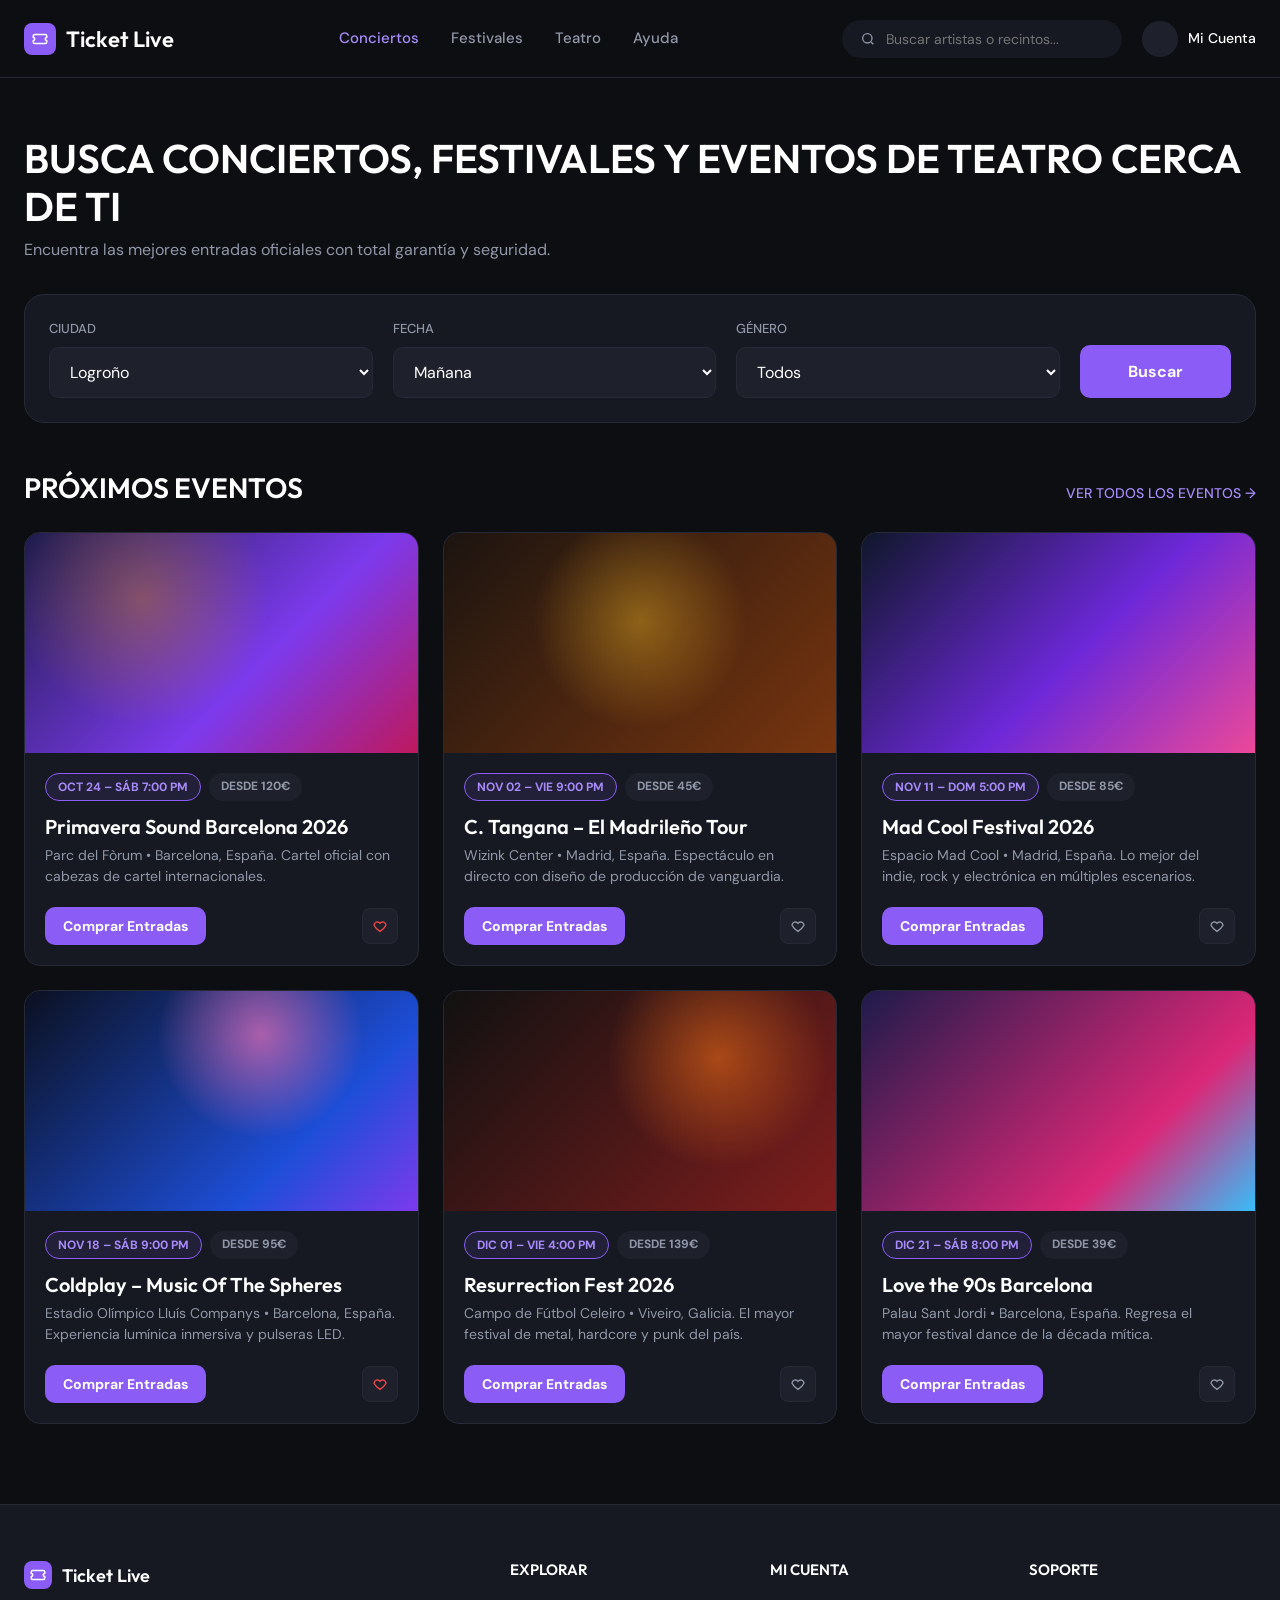
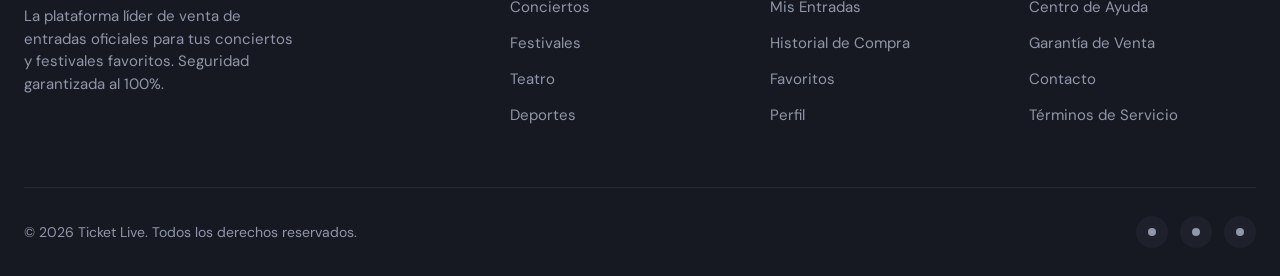
<file: index.html>
<!DOCTYPE html>
<html lang="es">
<head>
  <meta charset="UTF-8">
  <meta name="viewport" content="width=device-width, initial-scale=1">
  <title>Ticket Live – Entradas oficiales para conciertos y festivales</title>
  <link rel="stylesheet" href="css/base.css">
  <link rel="stylesheet" href="css/cabecera.css">
  <link rel="stylesheet" href="css/pie.css">
  <link rel="stylesheet" href="css/tarjetas.css">
  <link rel="stylesheet" href="css/paginas/inicio.css">
</head>
<body>
<header class="cabecera">
  <div class="contenedor cabecera__interior">
    <a href="index.html" class="logo"><span class="logo__icono"><svg viewBox="0 0 24 24" fill="none" stroke="#fff" stroke-width="2" stroke-linejoin="round"><path d="M3 8a2 2 0 0 1 2-2h14a2 2 0 0 1 2 2v2a2 2 0 0 0 0 4v2a2 2 0 0 1-2 2H5a2 2 0 0 1-2-2v-2a2 2 0 0 0 0-4z"/></svg></span>Ticket Live</a>
    <nav class="nav">
        <a href="index.html" class="activo">Conciertos</a>
        <a href="index.html">Festivales</a>
        <a href="index.html">Teatro</a>
        <a href="contacto.html">Ayuda</a>
    </nav>
    <div class="cabecera__acciones">
      <label class="buscador"><svg viewBox="0 0 24 24" fill="none" stroke="currentColor" stroke-width="2"><circle cx="11" cy="11" r="7"/><path d="m20 20-3.5-3.5"/></svg><input type="search" placeholder="Buscar artistas o recintos..."></label>
      <a href="registro.html" class="cuenta"><span class="cuenta__avatar"></span>Mi Cuenta</a>
      <div class="cabecera__iconos solo-movil"><svg viewBox="0 0 24 24" fill="none" stroke="currentColor" stroke-width="2"><circle cx="11" cy="11" r="7"/><path d="m20 20-3.5-3.5"/></svg><svg viewBox="0 0 24 24" fill="none" stroke="currentColor" stroke-width="2"><path d="M4 7h16M4 12h16M4 17h16"/></svg></div>
    </div>
  </div>
</header>
<main>
  <section class="hero solo-escritorio">
    <div class="contenedor">
      <h1>Busca conciertos, festivales y eventos de teatro cerca de ti</h1>
      <p>Encuentra las mejores entradas oficiales con total garantía y seguridad.</p>
    </div>
  </section>

  <section class="contenedor solo-escritorio">
    <form class="filtros">
      <div class="campo"><label for="ciudad">Ciudad</label><select id="ciudad"><option>Logroño</option><option>Madrid</option><option>Barcelona</option></select></div>
      <div class="campo"><label for="fecha">Fecha</label><select id="fecha"><option>Mañana</option><option>Este fin de semana</option><option>Próximos 30 días</option></select></div>
      <div class="campo"><label for="genero">Género</label><select id="genero"><option>Todos</option><option>Pop</option><option>Rock</option><option>Electrónica</option></select></div>
      <button type="button" class="boton">Buscar</button>
    </form>
  </section>

  <section class="contenedor filtros-movil solo-movil">
    <div class="campo"><label for="ciudad-movil">Seleccionar ciudad y región</label><select id="ciudad-movil"><option>Logroño (La Rioja)</option><option>Madrid</option></select></div>
    <div class="chips"><span class="chip chip--activo">Este Finde</span><span class="chip">Próximos 30 Días</span><span class="chip">Festivales</span><span class="chip">VIP</span></div>
  </section>

  <section class="contenedor seccion-eventos">
    <div class="seccion-eventos__cabecera">
      <h2><span class="solo-escritorio">Próximos eventos</span><span class="solo-movil">Eventos recomendados</span></h2>
      <a href="#" class="enlace-ver-todos"><span class="solo-escritorio">Ver todos los eventos →</span><span class="solo-movil">Ver más →</span></a>
    </div>
    <div class="rejilla-eventos solo-escritorio">
        <article class="tarjeta-evento">
          <div class="tarjeta-evento__imagen img-1"></div>
          <div class="tarjeta-evento__cuerpo">
            <div class="tarjeta-evento__etiquetas"><span class="etiqueta etiqueta--primaria">Oct 24 – Sáb 7:00 PM</span><span class="etiqueta">Desde 120€</span></div>
            <h3>Primavera Sound Barcelona 2026</h3>
            <p>Parc del Fòrum • Barcelona, España. Cartel oficial con cabezas de cartel internacionales.</p>
            <div class="tarjeta-evento__pie">
              <a href="evento.html" class="boton">Comprar Entradas</a>
              <button class="favorito favorito--activo" aria-label="Favorito"><svg viewBox="0 0 24 24" fill="none" stroke="currentColor" stroke-width="2"><path d="M12 20s-7-4.5-9-9a5 5 0 0 1 9-3 5 5 0 0 1 9 3c-2 4.500-9 9-9 9z"/></svg></button>
            </div>
          </div>
        </article>
        <article class="tarjeta-evento">
          <div class="tarjeta-evento__imagen img-2"></div>
          <div class="tarjeta-evento__cuerpo">
            <div class="tarjeta-evento__etiquetas"><span class="etiqueta etiqueta--primaria">Nov 02 – Vie 9:00 PM</span><span class="etiqueta">Desde 45€</span></div>
            <h3>C. Tangana – El Madrileño Tour</h3>
            <p>Wizink Center • Madrid, España. Espectáculo en directo con diseño de producción de vanguardia.</p>
            <div class="tarjeta-evento__pie">
              <a href="evento.html" class="boton">Comprar Entradas</a>
              <button class="favorito" aria-label="Favorito"><svg viewBox="0 0 24 24" fill="none" stroke="currentColor" stroke-width="2"><path d="M12 20s-7-4.5-9-9a5 5 0 0 1 9-3 5 5 0 0 1 9 3c-2 4.500-9 9-9 9z"/></svg></button>
            </div>
          </div>
        </article>
        <article class="tarjeta-evento">
          <div class="tarjeta-evento__imagen img-3"></div>
          <div class="tarjeta-evento__cuerpo">
            <div class="tarjeta-evento__etiquetas"><span class="etiqueta etiqueta--primaria">Nov 11 – Dom 5:00 PM</span><span class="etiqueta">Desde 85€</span></div>
            <h3>Mad Cool Festival 2026</h3>
            <p>Espacio Mad Cool • Madrid, España. Lo mejor del indie, rock y electrónica en múltiples escenarios.</p>
            <div class="tarjeta-evento__pie">
              <a href="evento.html" class="boton">Comprar Entradas</a>
              <button class="favorito" aria-label="Favorito"><svg viewBox="0 0 24 24" fill="none" stroke="currentColor" stroke-width="2"><path d="M12 20s-7-4.5-9-9a5 5 0 0 1 9-3 5 5 0 0 1 9 3c-2 4.500-9 9-9 9z"/></svg></button>
            </div>
          </div>
        </article>
        <article class="tarjeta-evento">
          <div class="tarjeta-evento__imagen img-4"></div>
          <div class="tarjeta-evento__cuerpo">
            <div class="tarjeta-evento__etiquetas"><span class="etiqueta etiqueta--primaria">Nov 18 – Sáb 9:00 PM</span><span class="etiqueta">Desde 95€</span></div>
            <h3>Coldplay – Music Of The Spheres</h3>
            <p>Estadio Olímpico Lluís Companys • Barcelona, España. Experiencia lumínica inmersiva y pulseras LED.</p>
            <div class="tarjeta-evento__pie">
              <a href="evento.html" class="boton">Comprar Entradas</a>
              <button class="favorito favorito--activo" aria-label="Favorito"><svg viewBox="0 0 24 24" fill="none" stroke="currentColor" stroke-width="2"><path d="M12 20s-7-4.5-9-9a5 5 0 0 1 9-3 5 5 0 0 1 9 3c-2 4.500-9 9-9 9z"/></svg></button>
            </div>
          </div>
        </article>
        <article class="tarjeta-evento">
          <div class="tarjeta-evento__imagen img-5"></div>
          <div class="tarjeta-evento__cuerpo">
            <div class="tarjeta-evento__etiquetas"><span class="etiqueta etiqueta--primaria">Dic 01 – Vie 4:00 PM</span><span class="etiqueta">Desde 139€</span></div>
            <h3>Resurrection Fest 2026</h3>
            <p>Campo de Fútbol Celeiro • Viveiro, Galicia. El mayor festival de metal, hardcore y punk del país.</p>
            <div class="tarjeta-evento__pie">
              <a href="evento.html" class="boton">Comprar Entradas</a>
              <button class="favorito" aria-label="Favorito"><svg viewBox="0 0 24 24" fill="none" stroke="currentColor" stroke-width="2"><path d="M12 20s-7-4.5-9-9a5 5 0 0 1 9-3 5 5 0 0 1 9 3c-2 4.500-9 9-9 9z"/></svg></button>
            </div>
          </div>
        </article>
        <article class="tarjeta-evento">
          <div class="tarjeta-evento__imagen img-6"></div>
          <div class="tarjeta-evento__cuerpo">
            <div class="tarjeta-evento__etiquetas"><span class="etiqueta etiqueta--primaria">Dic 21 – Sáb 8:00 PM</span><span class="etiqueta">Desde 39€</span></div>
            <h3>Love the 90s Barcelona</h3>
            <p>Palau Sant Jordi • Barcelona, España. Regresa el mayor festival dance de la década mítica.</p>
            <div class="tarjeta-evento__pie">
              <a href="evento.html" class="boton">Comprar Entradas</a>
              <button class="favorito" aria-label="Favorito"><svg viewBox="0 0 24 24" fill="none" stroke="currentColor" stroke-width="2"><path d="M12 20s-7-4.5-9-9a5 5 0 0 1 9-3 5 5 0 0 1 9 3c-2 4.500-9 9-9 9z"/></svg></button>
            </div>
          </div>
        </article>
    </div>
    <div class="rejilla-eventos solo-movil">
        <article class="tarjeta-evento">
          <div class="tarjeta-evento__imagen img-3"></div>
          <div class="tarjeta-evento__cuerpo">
            <h3>Aurora Pulse: Synthesis Tour</h3>
            <p>Estadio Wanda • Madrid</p>
            <div class="tarjeta-evento__pie">
              <div><div class="tarjeta-evento__fecha">Oct 24 • Sáb 7:30 PM</div><div class="tarjeta-evento__precio">Entradas desde 120€</div></div>
              <a href="evento.html" class="boton">Entradas</a>
            </div>
          </div>
        </article>
        <article class="tarjeta-evento">
          <div class="tarjeta-evento__imagen img-6"></div>
          <div class="tarjeta-evento__cuerpo">
            <h3>Cosmic Sound Festival</h3>
            <p>Espacio Mad Cool • Madrid</p>
            <div class="tarjeta-evento__pie">
              <div><div class="tarjeta-evento__fecha">Nov 02 • Vie 6:00 PM</div><div class="tarjeta-evento__precio">Entradas desde 249€</div></div>
              <a href="evento.html" class="boton">Entradas</a>
            </div>
          </div>
        </article>
        <article class="tarjeta-evento">
          <div class="tarjeta-evento__imagen img-5"></div>
          <div class="tarjeta-evento__cuerpo">
            <h3>The Midnight Echoes // Live</h3>
            <p>Sala Apolo • Barcelona</p>
            <div class="tarjeta-evento__pie">
              <div><div class="tarjeta-evento__fecha">Nov 11 • Dom 8:00 PM</div><div class="tarjeta-evento__precio">Entradas desde 95€</div></div>
              <a href="evento.html" class="boton">Entradas</a>
            </div>
          </div>
        </article>
    </div>
  </section>
</main>
<footer class="pie">
  <div class="contenedor">
    <div class="pie__rejilla">
      <div>
        <a href="index.html" class="logo"><span class="logo__icono"><svg viewBox="0 0 24 24" fill="none" stroke="#fff" stroke-width="2" stroke-linejoin="round"><path d="M3 8a2 2 0 0 1 2-2h14a2 2 0 0 1 2 2v2a2 2 0 0 0 0 4v2a2 2 0 0 1-2 2H5a2 2 0 0 1-2-2v-2a2 2 0 0 0 0-4z"/></svg></span>Ticket Live</a>
        <p class="pie__descripcion">La plataforma líder de venta de entradas oficiales para tus conciertos y festivales favoritos. Seguridad garantizada al 100%.</p>
      </div>
      <div><h3>Explorar</h3><ul><li><a href="index.html">Conciertos</a></li><li><a href="index.html">Festivales</a></li><li><a href="index.html">Teatro</a></li><li><a href="index.html">Deportes</a></li></ul></div>
      <div><h3>Mi cuenta</h3><ul><li><a href="#">Mis Entradas</a></li><li><a href="#">Historial de Compra</a></li><li><a href="#">Favoritos</a></li><li><a href="#">Perfil</a></li></ul></div>
      <div><h3>Soporte</h3><ul><li><a href="contacto.html">Centro de Ayuda</a></li><li><a href="#">Garantía de Venta</a></li><li><a href="contacto.html">Contacto</a></li><li><a href="#">Términos de Servicio</a></li></ul></div>
    </div>
    <div class="pie__enlaces solo-movil"><a href="#">Términos</a><a href="#">Privacidad</a><a href="contacto.html">Contacto</a><a href="#">Ayuda</a></div>
    <div class="pie__inferior">
      <span>© 2026 Ticket Live. Todos los derechos reservados.</span>
      <div class="pie__redes"><a href="#" aria-label="Instagram"><svg viewBox="0 0 24 24" fill="currentColor"><circle cx="12" cy="12" r="6"/></svg></a><a href="#" aria-label="Twitter"><svg viewBox="0 0 24 24" fill="currentColor"><circle cx="12" cy="12" r="6"/></svg></a><a href="#" aria-label="Facebook"><svg viewBox="0 0 24 24" fill="currentColor"><circle cx="12" cy="12" r="6"/></svg></a></div>
    </div>
  </div>
</footer>
</body>
</html>
</file>
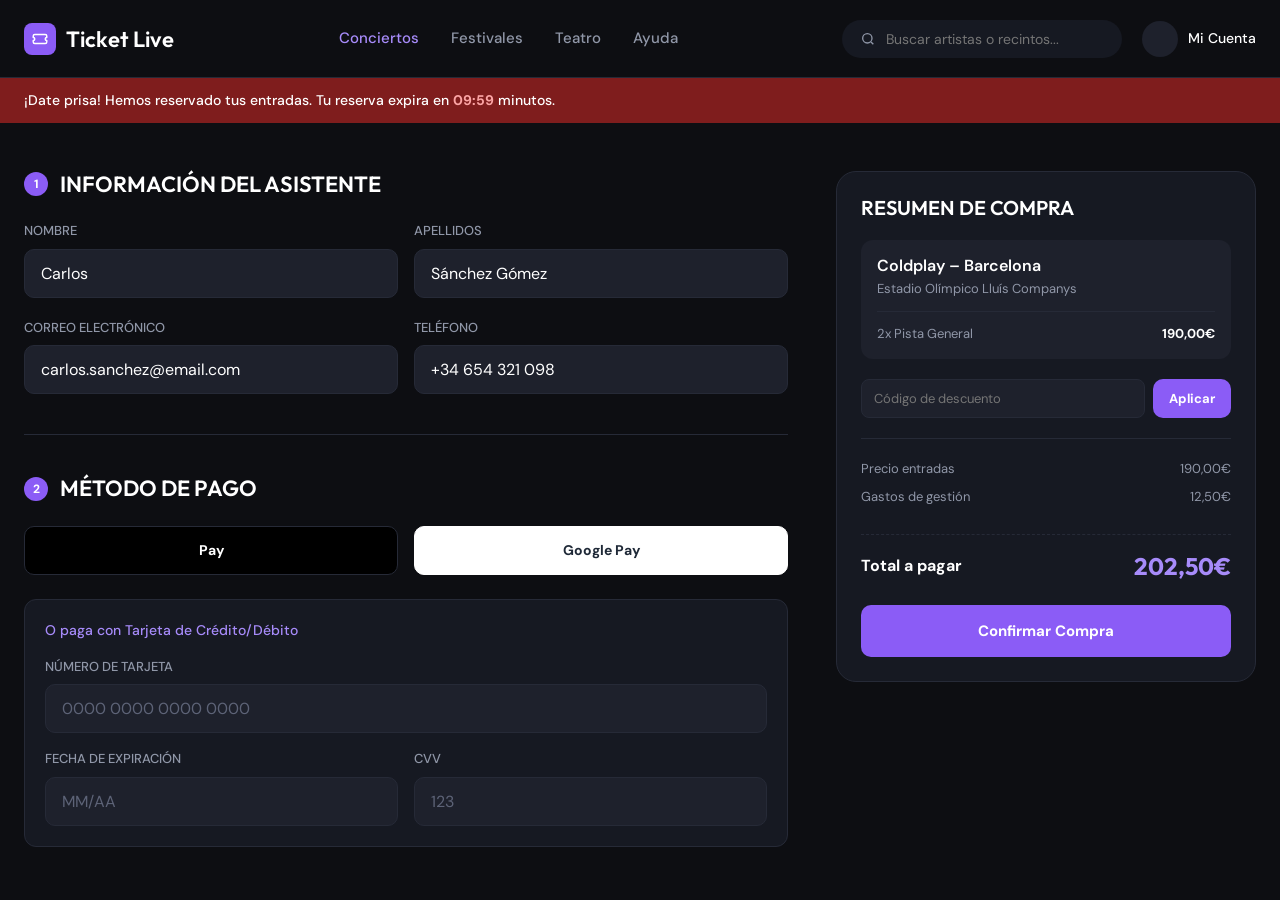
<file: compra.html>
<!DOCTYPE html>
<html lang="es">
<head>
  <meta charset="UTF-8">
  <meta name="viewport" content="width=device-width, initial-scale=1">
  <title>Finalizar compra | Ticket Live</title>
  <link rel="stylesheet" href="css/base.css">
  <link rel="stylesheet" href="css/cabecera.css">
  <link rel="stylesheet" href="css/paginas/compra.css">
</head>
<body>
<header class="cabecera">
  <div class="contenedor cabecera__interior">
    <a href="index.html" class="logo"><span class="logo__icono"><svg viewBox="0 0 24 24" fill="none" stroke="#fff" stroke-width="2" stroke-linejoin="round"><path d="M3 8a2 2 0 0 1 2-2h14a2 2 0 0 1 2 2v2a2 2 0 0 0 0 4v2a2 2 0 0 1-2 2H5a2 2 0 0 1-2-2v-2a2 2 0 0 0 0-4z"/></svg></span>Ticket Live</a>
    <nav class="nav">
        <a href="index.html" class="activo">Conciertos</a>
        <a href="index.html">Festivales</a>
        <a href="index.html">Teatro</a>
        <a href="contacto.html">Ayuda</a>
    </nav>
    <div class="cabecera__acciones">
      <label class="buscador"><svg viewBox="0 0 24 24" fill="none" stroke="currentColor" stroke-width="2"><circle cx="11" cy="11" r="7"/><path d="m20 20-3.5-3.5"/></svg><input type="search" placeholder="Buscar artistas o recintos..."></label>
      <a href="registro.html" class="cuenta"><span class="cuenta__avatar"></span>Mi Cuenta</a>
      <div class="cabecera__iconos solo-movil"><svg viewBox="0 0 24 24" fill="none" stroke="currentColor" stroke-width="2"><circle cx="11" cy="11" r="7"/><path d="m20 20-3.5-3.5"/></svg><svg viewBox="0 0 24 24" fill="none" stroke="currentColor" stroke-width="2"><path d="M4 7h16M4 12h16M4 17h16"/></svg></div>
    </div>
  </div>
</header>
<div class="aviso-reserva"><div class="contenedor"><span class="solo-escritorio">¡Date prisa! Hemos reservado tus entradas. Tu reserva expira en <strong>09:59</strong> minutos.</span><span class="solo-movil">Tiempo restante de reserva: 09:59</span></div></div>
<main class="contenedor compra-layout">
  <form>
    <section class="paso">
      <h2><span class="paso__numero">1</span><span class="solo-escritorio">Información del asistente</span><span class="solo-movil">1. Asistente</span></h2>
      <div class="formulario-2col">
        <div class="campo"><label>Nombre</label><input type="text" value="Carlos" placeholder=""></div>
        <div class="campo"><label>Apellidos</label><input type="text" value="Sánchez Gómez" placeholder=""></div>
        <div class="campo"><label>Correo electrónico</label><input type="text" value="carlos.sanchez@email.com" placeholder=""></div>
        <div class="campo campo--telefono"><label>Teléfono</label><input type="text" value="+34 654 321 098" placeholder=" "></div>
      </div>
    </section>
    <section class="paso">
      <h2><span class="paso__numero">2</span><span class="solo-escritorio">Método de pago</span><span class="solo-movil">2. Pago</span></h2>
      <div class="pagos-rapidos"><div class="pago-rapido pago-rapido--apple">Pay</div><div class="pago-rapido pago-rapido--google">Google Pay</div></div>
      <div class="tarjeta-pago">
        <p>O paga con Tarjeta de Crédito/Débito</p>
        <div class="campo"><label>Número de tarjeta</label><input type="text" placeholder="0000 0000 0000 0000"></div>
        <div class="formulario-2col"><div class="campo"><label>Fecha de expiración</label><input type="text" placeholder="MM/AA"></div><div class="campo"><label>CVV</label><input type="text" placeholder="123"></div></div>
      </div>
    </section>
  </form>

  <aside class="resumen">
    <h2>Resumen de compra</h2>
    <div class="resumen__evento">
      <h3>Coldplay – Barcelona</h3>
      <p>Estadio Olímpico Lluís Companys</p>
      <div class="resumen__linea"><span>2x Pista General</span><strong>190,00€</strong></div>
    </div>
    <div class="descuento"><input type="text" placeholder="Código de descuento"><button type="button" class="boton">Aplicar</button></div>
    <div class="resumen__desglose">
      <div class="resumen__linea"><span>Precio entradas</span><span>190,00€</span></div>
      <div class="resumen__linea"><span>Gastos de gestión</span><span>12,50€</span></div>
    </div>
    <div class="resumen__total"><span>Total a pagar</span><strong>202,50€</strong></div>
    <a href="index.html" class="boton boton--bloque">Confirmar Compra</a>
  </aside>
</main>
<div class="barra-pago">
  <div><small>Total definitivo</small><strong>202,50€</strong></div>
  <a href="index.html" class="boton">Pagar Ahora</a>
</div>
</body>
</html>
</file>
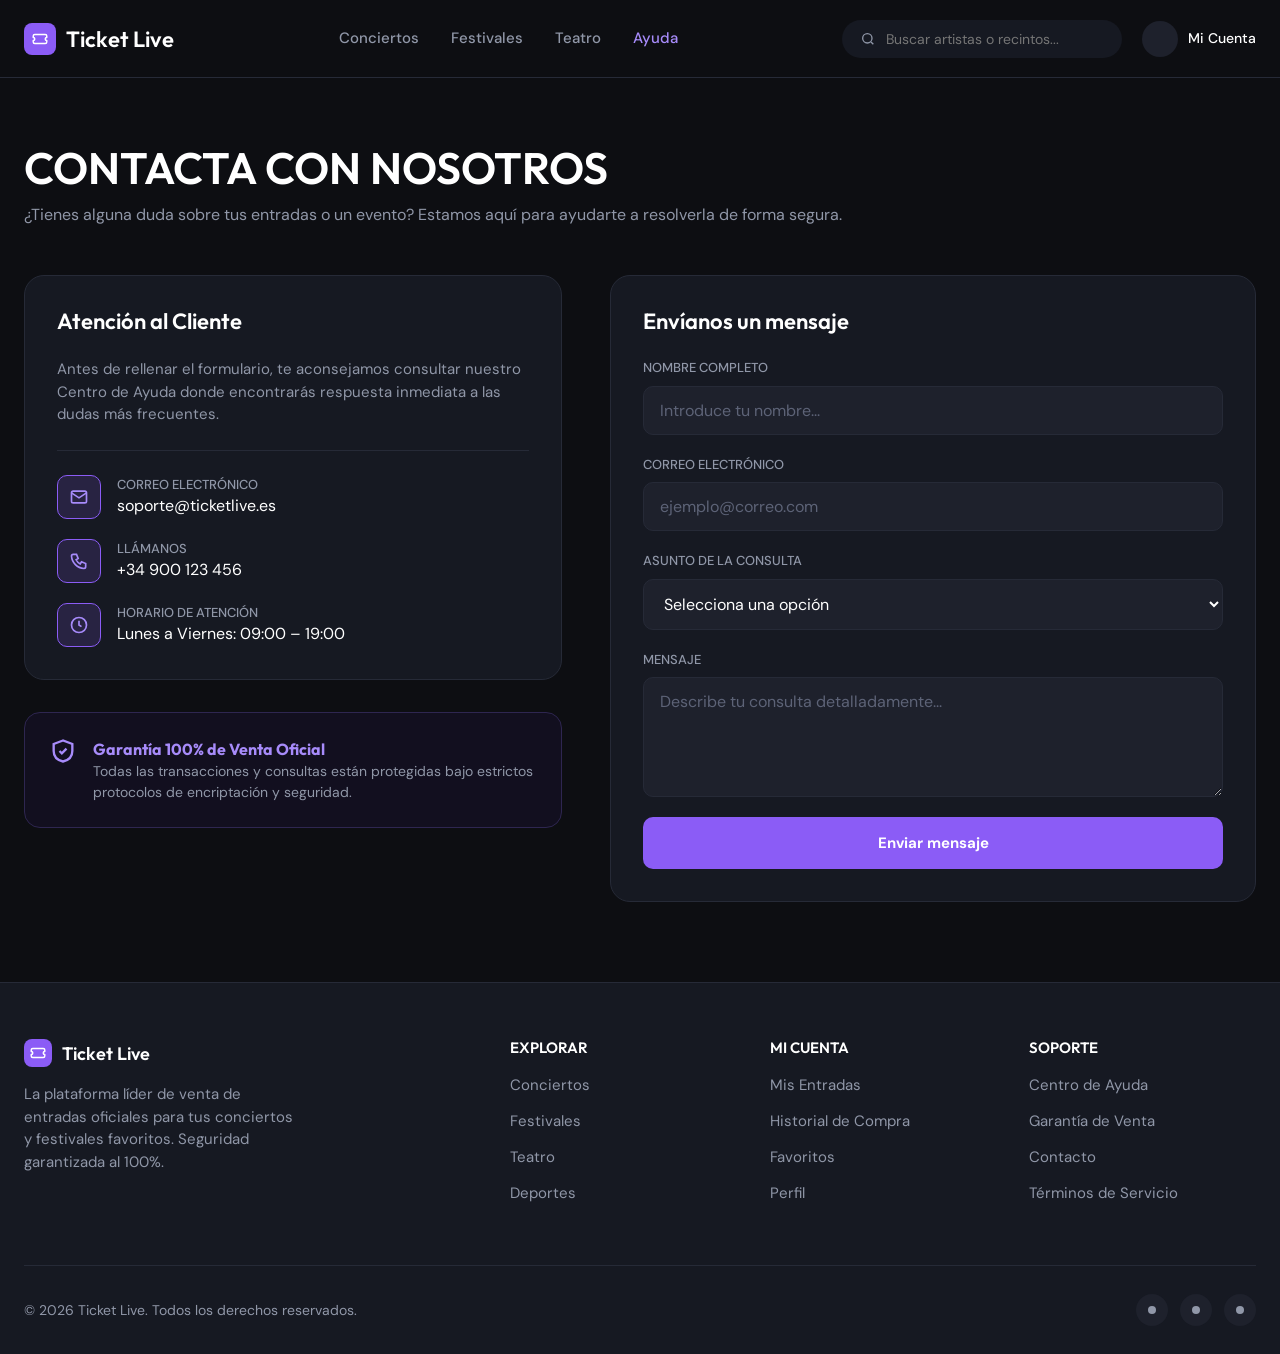
<file: contacto.html>
<!DOCTYPE html>
<html lang="es">
<head>
  <meta charset="UTF-8">
  <meta name="viewport" content="width=device-width, initial-scale=1">
  <title>Contacto | Ticket Live</title>
  <link rel="stylesheet" href="css/base.css">
  <link rel="stylesheet" href="css/cabecera.css">
  <link rel="stylesheet" href="css/pie.css">
  <link rel="stylesheet" href="css/paginas/contacto.css">
</head>
<body>
<header class="cabecera">
  <div class="contenedor cabecera__interior">
    <a href="index.html" class="logo"><span class="logo__icono"><svg viewBox="0 0 24 24" fill="none" stroke="#fff" stroke-width="2" stroke-linejoin="round"><path d="M3 8a2 2 0 0 1 2-2h14a2 2 0 0 1 2 2v2a2 2 0 0 0 0 4v2a2 2 0 0 1-2 2H5a2 2 0 0 1-2-2v-2a2 2 0 0 0 0-4z"/></svg></span>Ticket Live</a>
    <nav class="nav">
        <a href="index.html">Conciertos</a>
        <a href="index.html">Festivales</a>
        <a href="index.html">Teatro</a>
        <a href="contacto.html" class="activo">Ayuda</a>
    </nav>
    <div class="cabecera__acciones">
      <label class="buscador"><svg viewBox="0 0 24 24" fill="none" stroke="currentColor" stroke-width="2"><circle cx="11" cy="11" r="7"/><path d="m20 20-3.5-3.5"/></svg><input type="search" placeholder="Buscar artistas o recintos..."></label>
      <a href="registro.html" class="cuenta"><span class="cuenta__avatar"></span>Mi Cuenta</a>
      <div class="cabecera__iconos solo-movil"><svg viewBox="0 0 24 24" fill="none" stroke="currentColor" stroke-width="2"><circle cx="11" cy="11" r="7"/><path d="m20 20-3.5-3.5"/></svg><svg viewBox="0 0 24 24" fill="none" stroke="currentColor" stroke-width="2"><path d="M4 7h16M4 12h16M4 17h16"/></svg></div>
    </div>
  </div>
</header>
<main class="contacto">
  <div class="contenedor">
    <h1>Contacta con nosotros</h1>
    <p>¿Tienes alguna duda sobre tus entradas o un evento? Estamos aquí para ayudarte a resolverla de forma segura.</p>
    <div class="contacto__rejilla">
      <div>
        <section class="tarjeta">
          <h2><span class="solo-escritorio">Atención al Cliente</span><span class="solo-movil">Canales de Soporte</span></h2>
          <p class="tarjeta__intro">Antes de rellenar el formulario, te aconsejamos consultar nuestro Centro de Ayuda donde encontrarás respuesta inmediata a las dudas más frecuentes.</p>
          <div class="dato"><span class="dato__icono"><svg viewBox="0 0 24 24" fill="none" stroke="currentColor" stroke-width="2"><rect x="3" y="5" width="18" height="14" rx="2"/><path d="m3 7 9 6 9-6"/></svg></span><div><small>Correo electrónico</small>soporte@ticketlive.es</div></div>
          <div class="dato"><span class="dato__icono"><svg viewBox="0 0 24 24" fill="none" stroke="currentColor" stroke-width="2"><path d="M5 4h4l2 5-2.500 1.500a11 11 0 0 0 5 5L15 13l5 2v4a2 2 0 0 1-2 2A16 16 0 0 1 3 6a2 2 0 0 1 2-2z"/></svg></span><div><small>Llámanos</small>+34 900 123 456</div></div>
          <div class="dato dato--horario"><span class="dato__icono"><svg viewBox="0 0 24 24" fill="none" stroke="currentColor" stroke-width="2"><circle cx="12" cy="12" r="9"/><path d="M12 7v5l3 2"/></svg></span><div><small>Horario de atención</small>Lunes a Viernes: 09:00 – 19:00</div></div>
        </section>
        <div class="garantia"><svg viewBox="0 0 24 24" fill="none" stroke="currentColor" stroke-width="2"><path d="M12 3 4 6v6c0 5 3.500 8 8 9 4.500-1 8-4 8-9V6z"/><path d="m9 12 2 2 4-4"/></svg><div><strong>Garantía 100% de Venta Oficial</strong><p>Todas las transacciones y consultas están protegidas bajo estrictos protocolos de encriptación y seguridad.</p></div></div>
      </div>
      <section class="tarjeta">
        <h2>Envíanos un mensaje</h2>
        <form class="formulario">
          <div class="campo"><label>Nombre completo</label><input type="text" placeholder="Introduce tu nombre..."></div>
          <div class="campo"><label>Correo electrónico</label><input type="email" placeholder="ejemplo@correo.com"></div>
          <div class="campo"><label>Asunto de la consulta</label><select><option>Selecciona una opción</option><option>Problema con mi compra</option><option>Devolución de entradas</option><option>Otro</option></select></div>
          <div class="campo"><label>Mensaje</label><textarea placeholder="Describe tu consulta detalladamente..."></textarea></div>
          <button type="button" class="boton boton--bloque">Enviar mensaje</button>
        </form>
      </section>
    </div>
  </div>
</main>
<footer class="pie">
  <div class="contenedor">
    <div class="pie__rejilla">
      <div>
        <a href="index.html" class="logo"><span class="logo__icono"><svg viewBox="0 0 24 24" fill="none" stroke="#fff" stroke-width="2" stroke-linejoin="round"><path d="M3 8a2 2 0 0 1 2-2h14a2 2 0 0 1 2 2v2a2 2 0 0 0 0 4v2a2 2 0 0 1-2 2H5a2 2 0 0 1-2-2v-2a2 2 0 0 0 0-4z"/></svg></span>Ticket Live</a>
        <p class="pie__descripcion">La plataforma líder de venta de entradas oficiales para tus conciertos y festivales favoritos. Seguridad garantizada al 100%.</p>
      </div>
      <div><h3>Explorar</h3><ul><li><a href="index.html">Conciertos</a></li><li><a href="index.html">Festivales</a></li><li><a href="index.html">Teatro</a></li><li><a href="index.html">Deportes</a></li></ul></div>
      <div><h3>Mi cuenta</h3><ul><li><a href="#">Mis Entradas</a></li><li><a href="#">Historial de Compra</a></li><li><a href="#">Favoritos</a></li><li><a href="#">Perfil</a></li></ul></div>
      <div><h3>Soporte</h3><ul><li><a href="contacto.html">Centro de Ayuda</a></li><li><a href="#">Garantía de Venta</a></li><li><a href="contacto.html">Contacto</a></li><li><a href="#">Términos de Servicio</a></li></ul></div>
    </div>
    <div class="pie__enlaces solo-movil"><a href="#">Términos</a><a href="#">Privacidad</a><a href="contacto.html">Contacto</a><a href="#">Ayuda</a></div>
    <div class="pie__inferior">
      <span>© 2026 Ticket Live. Todos los derechos reservados.</span>
      <div class="pie__redes"><a href="#" aria-label="Instagram"><svg viewBox="0 0 24 24" fill="currentColor"><circle cx="12" cy="12" r="6"/></svg></a><a href="#" aria-label="Twitter"><svg viewBox="0 0 24 24" fill="currentColor"><circle cx="12" cy="12" r="6"/></svg></a><a href="#" aria-label="Facebook"><svg viewBox="0 0 24 24" fill="currentColor"><circle cx="12" cy="12" r="6"/></svg></a></div>
    </div>
  </div>
</footer>
</body>
</html>
</file>
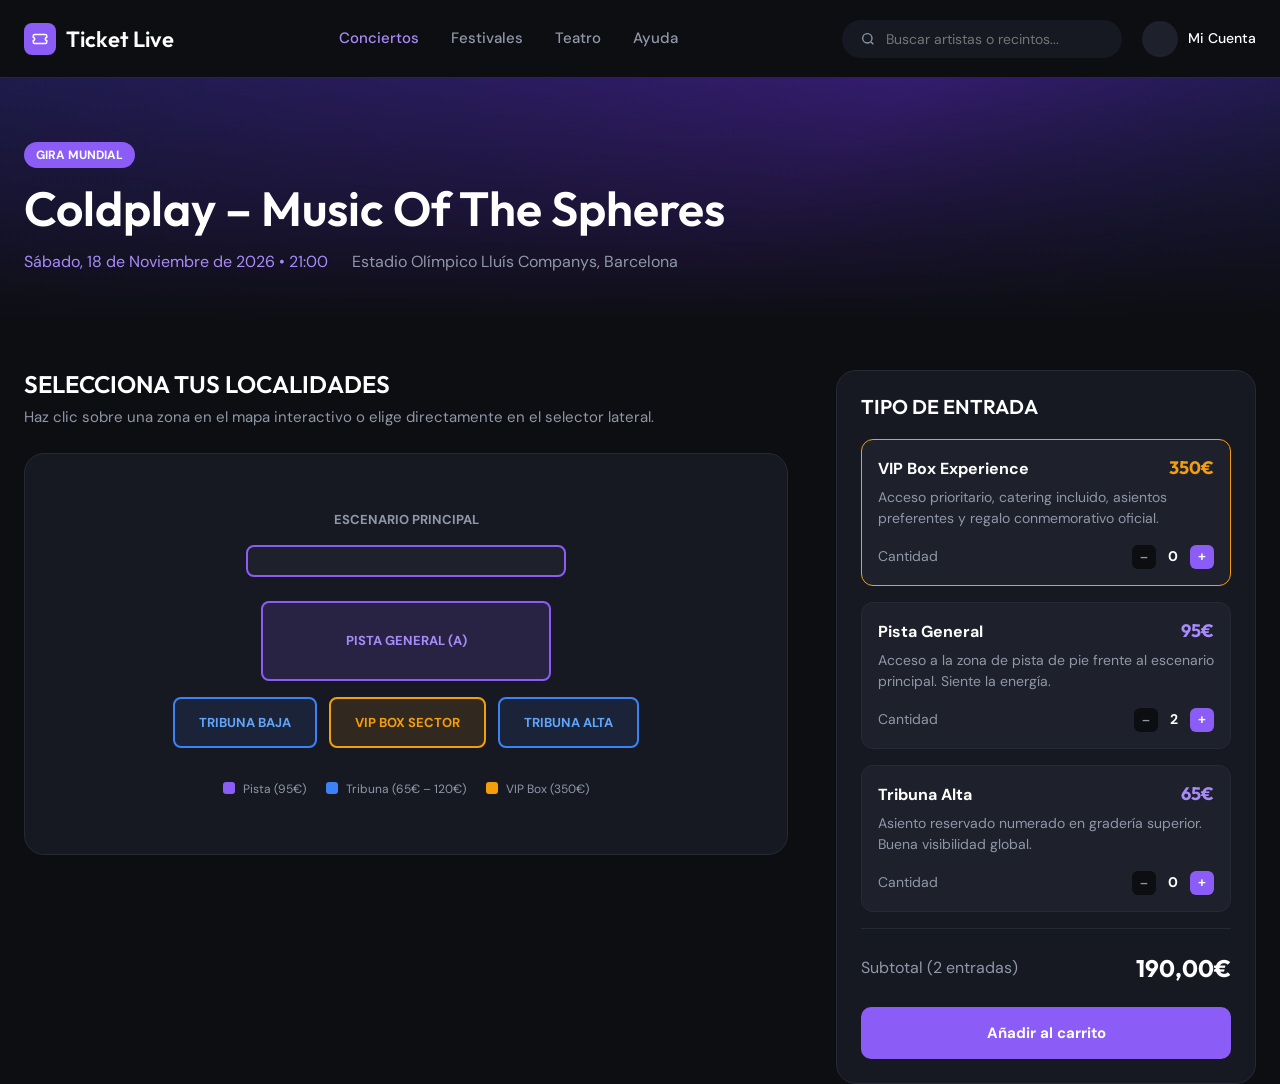
<file: evento.html>
<!DOCTYPE html>
<html lang="es">
<head>
  <meta charset="UTF-8">
  <meta name="viewport" content="width=device-width, initial-scale=1">
  <title>Coldplay – Music Of The Spheres | Ticket Live</title>
  <link rel="stylesheet" href="css/base.css">
  <link rel="stylesheet" href="css/cabecera.css">
  <link rel="stylesheet" href="css/paginas/evento.css">
</head>
<body>
<header class="cabecera">
  <div class="contenedor cabecera__interior">
    <a href="index.html" class="logo"><span class="logo__icono"><svg viewBox="0 0 24 24" fill="none" stroke="#fff" stroke-width="2" stroke-linejoin="round"><path d="M3 8a2 2 0 0 1 2-2h14a2 2 0 0 1 2 2v2a2 2 0 0 0 0 4v2a2 2 0 0 1-2 2H5a2 2 0 0 1-2-2v-2a2 2 0 0 0 0-4z"/></svg></span>Ticket Live</a>
    <nav class="nav">
        <a href="index.html" class="activo">Conciertos</a>
        <a href="index.html">Festivales</a>
        <a href="index.html">Teatro</a>
        <a href="contacto.html">Ayuda</a>
    </nav>
    <div class="cabecera__acciones">
      <label class="buscador"><svg viewBox="0 0 24 24" fill="none" stroke="currentColor" stroke-width="2"><circle cx="11" cy="11" r="7"/><path d="m20 20-3.5-3.5"/></svg><input type="search" placeholder="Buscar artistas o recintos..."></label>
      <a href="registro.html" class="cuenta"><span class="cuenta__avatar"></span>Mi Cuenta</a>
      <div class="cabecera__iconos solo-movil"><svg viewBox="0 0 24 24" fill="none" stroke="currentColor" stroke-width="2"><circle cx="11" cy="11" r="7"/><path d="m20 20-3.5-3.5"/></svg><svg viewBox="0 0 24 24" fill="none" stroke="currentColor" stroke-width="2"><path d="M4 7h16M4 12h16M4 17h16"/></svg></div>
    </div>
  </div>
</header>
<main>
  <section class="evento-hero">
    <div class="contenedor">
      <span class="etiqueta">Gira mundial</span>
      <h1>Coldplay – Music Of The Spheres</h1>
      <div class="evento-hero__datos"><span>Sábado, 18 de Noviembre de 2026 • 21:00</span><span>Estadio Olímpico Lluís Companys, Barcelona</span></div>
    </div>
  </section>

  <div class="contenedor evento-layout">
    <section>
      <h2>Selecciona tus localidades</h2>
      <p class="subtitulo">Haz clic sobre una zona en el mapa interactivo o elige directamente en el selector lateral.</p>
      <div class="mapa">
        <div class="mapa__escenario-titulo">Escenario principal</div>
        <div class="mapa__escenario"></div>
        <span class="zona zona--pista">Pista General (A)</span>
        <div class="mapa__zonas">
          <span class="zona zona--tribuna">Tribuna baja</span>
          <span class="zona zona--vip">VIP Box sector</span>
          <span class="zona zona--tribuna">Tribuna alta</span>
        </div>
        <div class="leyenda"><span style="--c:var(--primario)">Pista (95€)</span><span style="--c:var(--azul)">Tribuna (65€ – 120€)</span><span style="--c:var(--dorado)">VIP Box (350€)</span></div>
      </div>
    </section>

    <aside class="panel-entradas">
      <h2>Tipo de entrada</h2>
        <div class="entrada entrada--vip">
          <div class="entrada__cabecera"><h3>VIP Box Experience</h3><span class="entrada__precio">350€</span></div>
          <p>Acceso prioritario, catering incluido, asientos preferentes y regalo conmemorativo oficial.</p>
          <div class="entrada__cantidad"><span>Cantidad</span><div class="selector"><button type="button">–</button><span>0</span><button type="button">+</button></div></div>
        </div>
        <div class="entrada">
          <div class="entrada__cabecera"><h3>Pista General</h3><span class="entrada__precio">95€</span></div>
          <p>Acceso a la zona de pista de pie frente al escenario principal. Siente la energía.</p>
          <div class="entrada__cantidad"><span>Cantidad</span><div class="selector"><button type="button">–</button><span>2</span><button type="button">+</button></div></div>
        </div>
        <div class="entrada">
          <div class="entrada__cabecera"><h3>Tribuna Alta</h3><span class="entrada__precio">65€</span></div>
          <p>Asiento reservado numerado en gradería superior. Buena visibilidad global.</p>
          <div class="entrada__cantidad"><span>Cantidad</span><div class="selector"><button type="button">–</button><span>0</span><button type="button">+</button></div></div>
        </div>
      <div class="panel-entradas__total"><span>Subtotal (2 entradas)</span><strong>190,00€</strong></div>
      <a href="compra.html" class="boton boton--bloque">Añadir al carrito</a>
    </aside>
  </div>
</main>
<div class="barra-total">
  <div><small>Total (2 entradas)</small><strong>190,00€</strong></div>
  <a href="compra.html" class="boton">Siguiente</a>
</div>
</body>
</html>
</file>
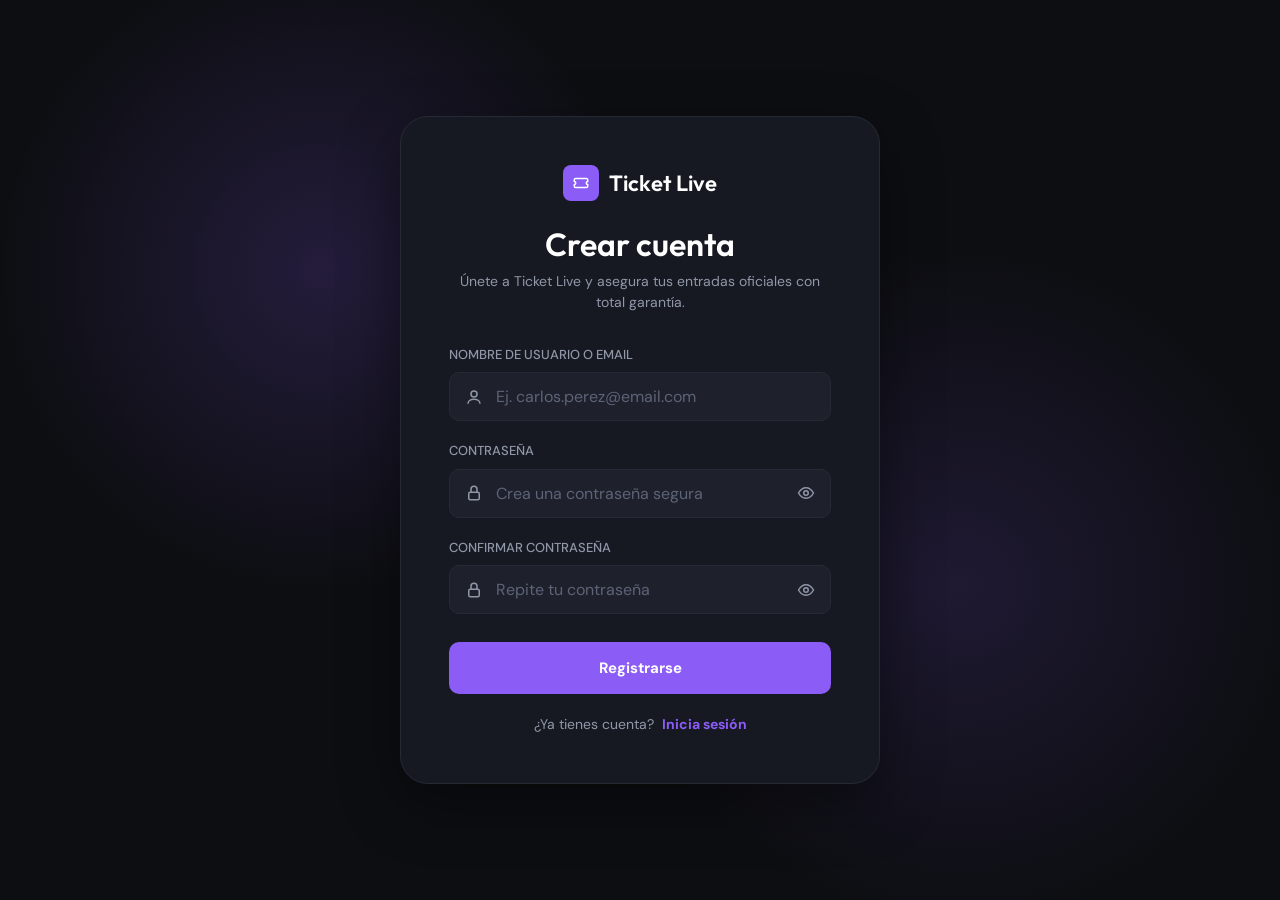
<file: registro.html>
<!DOCTYPE html>
<html lang="es">
<head>
  <meta charset="UTF-8">
  <meta name="viewport" content="width=device-width, initial-scale=1">
  <title>Crear cuenta | Ticket Live</title>
  <link rel="stylesheet" href="css/base.css">
  <link rel="stylesheet" href="css/cabecera.css">
  <link rel="stylesheet" href="css/paginas/registro.css">
</head>
<body class="pagina-registro">
<main class="registro">
  <a href="index.html" class="logo"><span class="logo__icono"><svg viewBox="0 0 24 24" fill="none" stroke="#fff" stroke-width="2" stroke-linejoin="round"><path d="M3 8a2 2 0 0 1 2-2h14a2 2 0 0 1 2 2v2a2 2 0 0 0 0 4v2a2 2 0 0 1-2 2H5a2 2 0 0 1-2-2v-2a2 2 0 0 0 0-4z"/></svg></span>Ticket Live</a>
  <h1>Crear cuenta</h1>
  <p class="registro__intro">Únete a Ticket Live y asegura tus entradas oficiales con total garantía.</p>
  <form>
      <div class="campo"><label>Nombre de usuario o email</label><div class="entrada-icono"><span class="icono-izq"><svg viewBox="0 0 24 24" fill="none" stroke="currentColor" stroke-width="2"><circle cx="12" cy="8" r="4"/><path d="M4 21c0-4 4-6 8-6s8 2 8 6"/></svg></span><input type="text" placeholder="Ej. carlos.perez@email.com"></div></div>
      <div class="campo"><label>Contraseña</label><div class="entrada-icono"><span class="icono-izq"><svg viewBox="0 0 24 24" fill="none" stroke="currentColor" stroke-width="2"><rect x="5" y="11" width="14" height="10" rx="2"/><path d="M8 11V7a4 4 0 0 1 8 0v4"/></svg></span><input type="password" placeholder="Crea una contraseña segura"><span class="icono-der"><svg viewBox="0 0 24 24" fill="none" stroke="currentColor" stroke-width="2"><path d="M2 12s4-7 10-7 10 7 10 7-4 7-10 7S2 12 2 12z"/><circle cx="12" cy="12" r="3"/></svg></span></div></div>
      <div class="campo"><label>Confirmar contraseña</label><div class="entrada-icono"><span class="icono-izq"><svg viewBox="0 0 24 24" fill="none" stroke="currentColor" stroke-width="2"><rect x="5" y="11" width="14" height="10" rx="2"/><path d="M8 11V7a4 4 0 0 1 8 0v4"/></svg></span><input type="password" placeholder="Repite tu contraseña"><span class="icono-der"><svg viewBox="0 0 24 24" fill="none" stroke="currentColor" stroke-width="2"><path d="M2 12s4-7 10-7 10 7 10 7-4 7-10 7S2 12 2 12z"/><circle cx="12" cy="12" r="3"/></svg></span></div></div>
    <button type="button" class="boton boton--bloque">Registrarse</button>
  </form>
  <p class="registro__pie">¿Ya tienes cuenta? <a href="#">Inicia sesión</a></p>
</main>
</body>
</html>
</file>
<file: css/base.css>
/* Variables, reinicio y elementos básicos */
@import url("https://fonts.googleapis.com/css2?family=DM+Sans:wght@400;500;700&family=Outfit:wght@500;600;700&display=swap");

:root {
  --fondo: #0d0e12;
  --superficie: #161922;
  --superficie-2: #1e212c;
  --borde: #262a37;
  --primario: #8b5cf6;
  --primario-suave: #a78bfa;
  --texto: #ffffff;
  --texto-suave: #9097a8;
  --dorado: #f59e0b;
  --azul: #3b82f6;
  --alerta: #7f1d1d;
  --radio: 16px;
  --fuente-titulos: "Outfit", sans-serif;
  --fuente-texto: "DM Sans", sans-serif;
}

*, *::before, *::after { box-sizing: border-box; margin: 0; padding: 0; }

body {
  background: var(--fondo);
  color: var(--texto);
  font-family: var(--fuente-texto);
  line-height: 1.5;
  min-height: 100vh;
  display: flex;
  flex-direction: column;
}
main { flex: 1; }
a { color: inherit; text-decoration: none; }
ul { list-style: none; }
img, svg { display: block; max-width: 100%; }

h1, h2, h3 { font-family: var(--fuente-titulos); font-weight: 600; line-height: 1.2; }
h1, h2 { text-transform: uppercase; }

.contenedor { width: 100%; max-width: 1280px; margin: 0 auto; padding: 0 24px; }

/* Botones */
.boton {
  display: inline-flex; align-items: center; justify-content: center; gap: 8px;
  background: var(--primario); color: var(--texto);
  border: 0; border-radius: 10px; padding: 12px 20px;
  font: 700 15px var(--fuente-texto); cursor: pointer;
}
.boton--bloque { width: 100%; padding: 16px; }
.boton--sutil { background: rgba(139, 92, 246, .15); color: var(--primario-suave); }

/* Formularios */
.campo { display: flex; flex-direction: column; gap: 8px; }
.campo label { font-size: 13px; font-weight: 500; text-transform: uppercase; color: var(--texto-suave); }
.campo input, .campo select, .campo textarea {
  background: var(--superficie-2); border: 1px solid var(--borde); border-radius: 10px;
  color: var(--texto); font: 400 16px var(--fuente-texto); padding: 13px 16px; width: 100%;
}
.campo textarea { min-height: 120px; resize: vertical; }
.campo ::placeholder { color: #5d6377; }

/* Etiquetas */
.etiqueta {
  display: inline-block; padding: 4px 12px; border-radius: 999px;
  font-size: 12px; font-weight: 700; text-transform: uppercase;
  background: var(--superficie-2); color: var(--texto-suave);
}
.etiqueta--primaria { background: rgba(139, 92, 246, .1); border: 1px solid var(--primario); color: var(--primario-suave); }

/* Utilidades responsive */
@media (min-width: 801px) { .solo-movil { display: none !important; } }
@media (max-width: 800px) {
  .solo-escritorio { display: none !important; }
  .contenedor { padding: 0 16px; }
}
</file>
<file: css/cabecera.css>
/* Cabecera y navegación principal */
.cabecera { background: var(--fondo); border-bottom: 1px solid var(--borde); position: sticky; top: 0; z-index: 10; }
.cabecera__interior { display: flex; align-items: center; justify-content: space-between; height: 77px; gap: 24px; }

.logo { display: flex; align-items: center; gap: 10px; font: 600 22px var(--fuente-titulos); }
.logo__icono { width: 32px; height: 32px; border-radius: 8px; background: var(--primario); display: grid; place-items: center; }
.logo__icono svg { width: 18px; height: 18px; }

.nav { display: flex; gap: 32px; }
.nav a { color: var(--texto-suave); font-size: 15px; font-weight: 500; }
.nav a:hover, .nav a.activo { color: var(--primario-suave); }

.cabecera__acciones { display: flex; align-items: center; gap: 20px; }
.buscador {
  display: flex; align-items: center; gap: 10px; width: 280px;
  background: var(--superficie); border-radius: 999px; padding: 10px 18px; color: var(--texto-suave);
}
.buscador svg { width: 16px; height: 16px; flex: none; }
.buscador input { background: none; border: 0; outline: 0; color: var(--texto); font: 14px var(--fuente-texto); width: 100%; }
.cuenta { display: flex; align-items: center; gap: 10px; font-size: 14px; font-weight: 500; }
.cuenta__avatar { width: 36px; height: 36px; border-radius: 50%; background: var(--superficie-2); }

.cabecera__iconos { display: flex; gap: 16px; color: var(--texto-suave); }
.cabecera__iconos svg { width: 24px; height: 24px; }

@media (max-width: 800px) {
  .cabecera__interior { height: 60px; }
  .nav, .buscador, .cuenta { display: none; }
  .logo { font-size: 18px; }
  .logo__icono { width: 28px; height: 28px; }
}
</file>
<file: css/pie.css>
/* Pie de página */
.pie { background: var(--superficie); border-top: 1px solid var(--borde); margin-top: 80px; padding-top: 56px; }
.pie__rejilla { display: grid; grid-template-columns: 2fr 1fr 1fr 1fr; gap: 32px; padding-bottom: 48px; }
.pie .logo { font-size: 18px; margin-bottom: 16px; }
.pie .logo__icono { width: 28px; height: 28px; }
.pie__descripcion { color: var(--texto-suave); font-size: 15px; max-width: 280px; }
.pie h3 { font-size: 15px; text-transform: uppercase; margin-bottom: 16px; }
.pie li { margin-bottom: 12px; }
.pie li a { color: var(--texto-suave); font-size: 15px; }
.pie__inferior {
  border-top: 1px solid var(--borde); padding: 28px 0;
  display: flex; justify-content: space-between; align-items: center; color: var(--texto-suave); font-size: 14px;
}
.pie__redes { display: flex; gap: 12px; }
.pie__redes a { width: 32px; height: 32px; border-radius: 50%; background: var(--superficie-2); display: grid; place-items: center; }
.pie__redes svg { width: 16px; height: 16px; }
.pie__enlaces { display: none; gap: 20px; font-size: 14px; color: var(--texto-suave); }

@media (max-width: 800px) {
  .pie { margin-top: 40px; padding: 24px 0 16px; }
  .pie__rejilla { grid-template-columns: 1fr; padding-bottom: 16px; }
  .pie__rejilla > div:not(:first-child) { display: none; }
  .pie__enlaces { display: flex; margin-bottom: 20px; }
  .pie__inferior { border: 0; padding: 0; font-size: 12px; }
  .pie__redes { display: none; }
}
</file>
<file: css/tarjetas.css>
/* Tarjeta de evento (portada) */
.tarjeta-evento { background: var(--superficie); border: 1px solid var(--borde); border-radius: var(--radio); overflow: hidden; }
.tarjeta-evento__imagen { height: 220px; background: var(--superficie-2); }
.tarjeta-evento__cuerpo { padding: 20px; }
.tarjeta-evento__etiquetas { display: flex; gap: 8px; margin-bottom: 14px; }
.tarjeta-evento h3 { font-size: 20px; margin-bottom: 6px; }
.tarjeta-evento p { color: var(--texto-suave); font-size: 14px; min-height: 42px; }
.tarjeta-evento__pie { display: flex; justify-content: space-between; align-items: center; margin-top: 20px; }
.tarjeta-evento__pie .boton { padding: 10px 18px; font-size: 14px; }
.favorito { width: 36px; height: 36px; border-radius: 8px; background: var(--superficie-2); border: 1px solid var(--borde); display: grid; place-items: center; color: var(--texto-suave); }
.favorito--activo { color: #ef4444; }
.favorito svg { width: 16px; height: 16px; }

/* Variante móvil: fecha y precio abajo, botón corto a la derecha */
.tarjeta-evento__fecha { color: var(--primario-suave); font-size: 12px; font-weight: 700; text-transform: uppercase; }
.tarjeta-evento__precio { color: var(--texto-suave); font-size: 13px; }

/* Imágenes de ejemplo (degradados, sustituir por fotos reales) */
.img-1 { background: radial-gradient(circle at 30% 30%, #f59e0b55, transparent 40%), linear-gradient(135deg, #1e1b4b, #7c3aed 60%, #be185d); }
.img-2 { background: radial-gradient(circle at 50% 40%, #fbbf2466, transparent 45%), linear-gradient(135deg, #1c1410, #78350f); }
.img-3 { background: linear-gradient(135deg, #0f172a, #6d28d9 55%, #ec4899); }
.img-4 { background: radial-gradient(circle at 60% 20%, #f472b6aa, transparent 35%), linear-gradient(135deg, #0b1020, #1d4ed8 70%, #7c3aed); }
.img-5 { background: radial-gradient(circle at 70% 30%, #f9731688, transparent 35%), linear-gradient(135deg, #111, #7f1d1d); }
.img-6 { background: linear-gradient(135deg, #1e1b4b, #db2777 70%, #38bdf8); }
</file>
<file: css/paginas/inicio.css>
/* Portada */
.hero { padding: 56px 0 32px; }
.hero h1 { font-size: 40px; }
.hero p { color: var(--texto-suave); margin-top: 8px; }

.filtros {
  display: grid; grid-template-columns: repeat(3, 1fr) auto; gap: 20px; align-items: end;
  background: var(--superficie); border: 1px solid var(--borde); border-radius: 20px; padding: 24px;
}
.filtros .boton { padding: 16px 48px; font-size: 16px; }

.seccion-eventos { margin-top: 48px; }
.seccion-eventos__cabecera { display: flex; justify-content: space-between; align-items: baseline; margin-bottom: 28px; }
.seccion-eventos h2 { font-size: 28px; }
.enlace-ver-todos { color: var(--primario-suave); font-size: 14px; font-weight: 500; text-transform: uppercase; }
.rejilla-eventos { display: grid; grid-template-columns: repeat(3, 1fr); gap: 24px; }

/* Filtros móviles */
.filtros-movil { padding-top: 12px; }
.chips { display: flex; flex-wrap: wrap; gap: 10px; margin-top: 14px; }
.chip { background: var(--superficie-2); border: 1px solid var(--borde); border-radius: 8px; padding: 8px 16px; font-size: 14px; font-weight: 500; color: var(--texto-suave); }
.chip--activo { background: var(--primario); border-color: var(--primario); color: var(--texto); }

@media (max-width: 1000px) { .rejilla-eventos { grid-template-columns: repeat(2, 1fr); } }
@media (max-width: 800px) {
  .seccion-eventos { margin-top: 24px; }
  .seccion-eventos h2 { font-size: 20px; }
  .rejilla-eventos { grid-template-columns: 1fr; gap: 20px; }
  .tarjeta-evento__imagen { height: 160px; }
  .tarjeta-evento h3 { font-size: 18px; }
  .tarjeta-evento p { min-height: 0; }
  .tarjeta-evento__pie { border-top: 1px solid var(--borde); padding-top: 14px; margin-top: 14px; }
}
</file>
<file: css/paginas/compra.css>
/* Página de compra */
.aviso-reserva { background: var(--alerta); padding: 12px 0; font-size: 14px; font-weight: 500; }
.aviso-reserva strong { color: #fca5a5; }

.compra-layout { display: grid; grid-template-columns: 1fr 420px; gap: 48px; padding-top: 48px; align-items: start; }
.paso { margin-bottom: 40px; }
.paso h2 { display: flex; align-items: center; gap: 12px; font-size: 22px; margin-bottom: 24px; }
.paso__numero { width: 24px; height: 24px; border-radius: 50%; background: var(--primario); font: 700 12px var(--fuente-texto); display: grid; place-items: center; }
.paso + .paso { border-top: 1px solid var(--borde); padding-top: 40px; }
.formulario-2col { display: grid; grid-template-columns: 1fr 1fr; gap: 20px 16px; }

.pagos-rapidos { display: grid; grid-template-columns: 1fr 1fr; gap: 16px; margin-bottom: 24px; }
.pago-rapido { padding: 13px; border-radius: 10px; border: 1px solid var(--borde); text-align: center; font-weight: 700; font-size: 14px; }
.pago-rapido--apple { background: #000; color: #fff; }
.pago-rapido--google { background: #fff; color: #1f2937; border-color: #fff; }

.tarjeta-pago { background: var(--superficie); border: 1px solid var(--borde); border-radius: 12px; padding: 20px; }
.tarjeta-pago > p { color: var(--primario-suave); font-size: 14px; font-weight: 500; margin-bottom: 16px; }
.tarjeta-pago .campo { margin-bottom: 16px; }
.tarjeta-pago .formulario-2col { gap: 16px; }
.tarjeta-pago .campo:last-child, .tarjeta-pago .formulario-2col .campo { margin-bottom: 0; }

/* Resumen */
.resumen { background: var(--superficie); border: 1px solid var(--borde); border-radius: 20px; padding: 24px; }
.resumen > h2 { font-size: 20px; margin-bottom: 20px; }
.resumen__evento { background: var(--superficie-2); border-radius: 12px; padding: 16px; margin-bottom: 20px; }
.resumen__evento h3 { font-size: 16px; font-family: var(--fuente-texto); text-transform: none; }
.resumen__evento p { color: var(--texto-suave); font-size: 13px; margin: 4px 0 12px; }
.resumen__linea { display: flex; justify-content: space-between; font-size: 13px; color: var(--texto-suave); }
.resumen__evento .resumen__linea { border-top: 1px solid var(--borde); padding-top: 12px; }
.resumen__evento .resumen__linea strong { color: var(--texto); }
.descuento { display: flex; gap: 8px; padding-bottom: 20px; border-bottom: 1px solid var(--borde); }
.descuento input { flex: 1; min-width: 0; background: var(--superficie-2); border: 1px solid var(--borde); border-radius: 8px; padding: 10px 12px; color: var(--texto); font: 13px var(--fuente-texto); }
.descuento .boton { padding: 10px 16px; font-size: 13px; }
.resumen__desglose { padding: 20px 0; }
.resumen__desglose .resumen__linea { margin-bottom: 8px; }
.resumen__total { display: flex; justify-content: space-between; align-items: center; border-top: 1px dashed var(--borde); padding-top: 16px; margin-bottom: 24px; font-weight: 700; }
.resumen__total strong { font: 700 24px var(--fuente-titulos); color: var(--primario-suave); }

/* Barra inferior móvil */
.barra-pago { display: none; }

@media (max-width: 1000px) { .compra-layout { grid-template-columns: 1fr; } }
@media (max-width: 800px) {
  .aviso-reserva { text-align: center; }
  .compra-layout { padding: 20px 16px 120px; gap: 0; }
  .paso { margin-bottom: 24px; }
  .paso + .paso { padding-top: 24px; }
  .paso h2 { font-size: 18px; margin-bottom: 16px; }
  .paso__numero { display: none; }
  .formulario-2col { grid-template-columns: 1fr; gap: 16px; }
  .tarjeta-pago .formulario-2col { grid-template-columns: 1fr 1fr; }
  .pagos-rapidos, .tarjeta-pago > p, .resumen, .campo--telefono { display: none; }
  .barra-pago {
    display: flex; justify-content: space-between; align-items: center; gap: 16px;
    position: fixed; bottom: 0; left: 0; right: 0; background: var(--superficie);
    border-top: 1px solid var(--borde); padding: 16px;
  }
  .barra-pago small { display: block; font-size: 12px; color: var(--texto-suave); }
  .barra-pago strong { font: 700 22px var(--fuente-titulos); color: var(--primario-suave); }
  .barra-pago .boton { flex: 1; max-width: 260px; padding: 16px; }
}
</file>
<file: css/paginas/contacto.css>
/* Página de contacto */
.contacto { padding: 64px 0 0; }
.contacto > .contenedor > h1 { font-size: 44px; }
.contacto > .contenedor > p { color: var(--texto-suave); margin: 8px 0 48px; }
.contacto__rejilla { display: grid; grid-template-columns: 5fr 6fr; gap: 48px; align-items: start; }

.tarjeta { background: var(--superficie); border: 1px solid var(--borde); border-radius: 20px; padding: 32px; }
.tarjeta h2 { font-size: 22px; text-transform: none; margin-bottom: 24px; }
.tarjeta__intro { color: var(--texto-suave); font-size: 15px; padding-bottom: 24px; border-bottom: 1px solid var(--borde); margin-bottom: 24px; }

.dato { display: flex; align-items: center; gap: 16px; margin-bottom: 20px; }
.dato:last-child { margin-bottom: 0; }
.dato__icono { width: 44px; height: 44px; border-radius: 10px; border: 1px solid var(--primario); background: rgba(139, 92, 246, .15); display: grid; place-items: center; color: var(--primario-suave); flex: none; }
.dato__icono svg { width: 20px; height: 20px; }
.dato small { display: block; color: var(--texto-suave); font-size: 13px; font-weight: 500; text-transform: uppercase; }

.garantia { display: flex; gap: 16px; margin-top: 32px; padding: 24px; border: 1px solid #2e2650; border-radius: 16px; background: #120f1f; }
.garantia svg { width: 28px; height: 28px; color: var(--primario-suave); flex: none; }
.garantia strong { display: block; color: var(--primario-suave); font-family: var(--fuente-titulos); }
.garantia p { color: var(--texto-suave); font-size: 14px; }

.formulario { display: flex; flex-direction: column; gap: 20px; }

@media (max-width: 1000px) { .contacto__rejilla { grid-template-columns: 1fr; } }
@media (max-width: 800px) {
  .contacto { padding-top: 28px; }
  .contacto > .contenedor > h1 { font-size: 28px; }
  .contacto > .contenedor > p { font-size: 15px; margin-bottom: 20px; }
  .contacto__rejilla { gap: 20px; }
  .tarjeta { padding: 20px; }
  .tarjeta h2 { font-size: 18px; }
  .tarjeta__intro, .garantia, .dato--horario { display: none; }
  .formulario { gap: 16px; }
}
</file>
<file: css/paginas/evento.css>
/* Página de evento (selección de localidades) */
.evento-hero { padding: 64px 0 48px; background: linear-gradient(180deg, #1e1b4b88, var(--fondo)), linear-gradient(135deg, #1e1b4b, #4c1d95 60%, #0f172a); }
.evento-hero .etiqueta { background: var(--primario); color: var(--texto); }
.evento-hero h1 { font-size: 48px; text-transform: none; margin: 12px 0; }
.evento-hero__datos { display: flex; flex-wrap: wrap; gap: 8px 24px; color: var(--texto-suave); }
.evento-hero__datos span:first-child { color: var(--primario-suave); }

.evento-layout { display: grid; grid-template-columns: 1fr 420px; gap: 48px; padding-top: 48px; align-items: start; }
.evento-layout h2 { font-size: 24px; }
.evento-layout .subtitulo { color: var(--texto-suave); margin: 8px 0 24px; font-size: 15px; }

/* Mapa del recinto */
.mapa { background: var(--superficie); border: 1px solid var(--borde); border-radius: 20px; padding: 56px 24px; text-align: center; }
.mapa__escenario-titulo { color: var(--texto-suave); font-size: 13px; font-weight: 700; text-transform: uppercase; margin-bottom: 16px; }
.mapa__escenario { width: 320px; max-width: 100%; height: 32px; margin: 0 auto 24px; border: 2px solid var(--primario); border-radius: 8px; background: var(--superficie-2); }
.zona { display: inline-block; padding: 14px 24px; border-radius: 8px; border: 2px solid; font-size: 13px; font-weight: 700; text-transform: uppercase; }
.zona--pista { display: block; width: 290px; max-width: 100%; margin: 0 auto 16px; padding: 28px; color: var(--primario-suave); border-color: var(--primario); background: rgba(139, 92, 246, .15); }
.zona--tribuna { color: #60a5fa; border-color: var(--azul); background: rgba(59, 130, 246, .1); }
.zona--vip { color: var(--dorado); border-color: var(--dorado); background: rgba(245, 158, 11, .12); }
.mapa__zonas { display: flex; flex-wrap: wrap; justify-content: center; gap: 12px; }
.leyenda { display: flex; flex-wrap: wrap; justify-content: center; gap: 20px; margin-top: 32px; font-size: 12px; color: var(--texto-suave); }
.leyenda span::before { content: ""; display: inline-block; width: 12px; height: 12px; border-radius: 3px; margin-right: 8px; vertical-align: -1px; background: var(--c); }

/* Panel de entradas */
.panel-entradas { background: var(--superficie); border: 1px solid var(--borde); border-radius: 20px; padding: 24px; }
.panel-entradas > h2 { font-size: 20px; margin-bottom: 20px; }
.entrada { background: var(--superficie-2); border: 1px solid var(--borde); border-radius: 12px; padding: 16px; margin-bottom: 16px; }
.entrada--vip { border-color: var(--dorado); }
.entrada__cabecera { display: flex; justify-content: space-between; align-items: baseline; margin-bottom: 8px; }
.entrada__cabecera h3 { font-size: 16px; font-family: var(--fuente-texto); font-weight: 700; text-transform: none; }
.entrada__precio { font: 700 18px var(--fuente-titulos); color: var(--primario-suave); }
.entrada--vip .entrada__precio { color: var(--dorado); }
.entrada p { color: var(--texto-suave); font-size: 14px; }
.entrada__cantidad { display: flex; justify-content: space-between; align-items: center; margin-top: 16px; font-size: 14px; color: var(--texto-suave); }

.selector { display: flex; align-items: center; gap: 12px; color: var(--texto); font-weight: 700; }
.selector button { width: 24px; height: 24px; border: 0; border-radius: 6px; background: var(--fondo); color: var(--texto-suave); font-weight: 700; }
.selector button:last-child { background: var(--primario); color: var(--texto); }

.panel-entradas__total { display: flex; justify-content: space-between; align-items: center; border-top: 1px solid var(--borde); padding: 24px 0; color: var(--texto-suave); }
.panel-entradas__total strong { color: var(--texto); font: 700 24px var(--fuente-titulos); }

/* Barra inferior móvil */
.barra-total { display: none; }

@media (max-width: 1000px) { .evento-layout { grid-template-columns: 1fr; gap: 32px; } }
@media (max-width: 800px) {
  .evento-hero { padding: 24px 0; }
  .evento-hero h1 { font-size: 24px; margin: 0 0 4px; }
  .evento-hero .etiqueta { display: none; }
  .evento-layout { padding-top: 24px; padding-bottom: 100px; }
  .evento-layout h2 { font-size: 16px; }
  .evento-layout .subtitulo { display: none; }
  .mapa { padding: 20px; margin-bottom: 8px; }
  .mapa__escenario-titulo, .mapa__escenario, .leyenda { display: none; }
  .zona--pista { display: inline-block; width: auto; margin: 0; padding: 10px 14px; }
  .zona { padding: 10px 14px; }
  .mapa__zonas { justify-content: flex-start; }
  .panel-entradas { background: none; border: 0; padding: 0; }
  .panel-entradas__total, .panel-entradas > .boton { display: none; }
  .panel-entradas > h2 { font-size: 16px; }
  .entrada { background: var(--superficie); display: grid; grid-template-columns: 1fr auto; row-gap: 8px; align-items: center; }
  .entrada__cabecera { display: contents; }
  .entrada__precio { order: 2; justify-self: end; }
  .entrada p { grid-column: 1; }
  .entrada__cantidad { display: contents; }
  .entrada__cantidad > span { display: none; }
  .entrada .selector { grid-column: 2; grid-row: 2; }
  .barra-total {
    display: flex; justify-content: space-between; align-items: center; gap: 16px;
    position: fixed; bottom: 0; left: 0; right: 0; background: var(--superficie);
    border-top: 1px solid var(--borde); padding: 16px;
  }
  .barra-total small { display: block; font-size: 12px; color: var(--texto-suave); }
  .barra-total strong { font: 700 22px var(--fuente-titulos); }
  .barra-total .boton { flex: 1; max-width: 250px; padding: 16px; }
}
</file>
<file: css/paginas/registro.css>
/* Registro / crear cuenta */
.pagina-registro {
  align-items: center; justify-content: center; padding: 24px 16px;
  background:
    radial-gradient(circle at 25% 30%, rgba(139, 92, 246, .18), transparent 28%),
    radial-gradient(circle at 75% 65%, rgba(139, 92, 246, .14), transparent 30%),
    var(--fondo);
}
.registro { flex: none; width: 100%; max-width: 480px; background: var(--superficie); border: 1px solid var(--borde); border-radius: 28px; padding: 48px; box-shadow: 0 20px 60px rgba(0, 0, 0, .4); }
.registro .logo__icono { width: 36px; height: 36px; }
.registro .logo { justify-content: center; font-size: 22px; }
.registro h1 { font-size: 32px; text-transform: none; text-align: center; margin-top: 24px; }
.registro__intro { text-align: center; color: var(--texto-suave); font-size: 14px; margin: 8px 0 32px; }
.registro form { display: flex; flex-direction: column; gap: 20px; }
.entrada-icono { position: relative; }
.entrada-icono input { padding-left: 46px; padding-right: 46px; }
.entrada-icono span { position: absolute; top: 50%; transform: translateY(-50%); display: flex; color: var(--texto-suave); }
.entrada-icono svg { width: 18px; height: 18px; }
.entrada-icono .icono-izq { left: 16px; }
.entrada-icono .icono-der { right: 16px; }
.registro .boton { margin-top: 8px; }
.registro__pie { text-align: center; font-size: 14px; color: var(--texto-suave); margin-top: 20px; }
.registro__pie a { color: var(--primario); font-weight: 700; margin-left: 4px; }

@media (max-width: 800px) {
  .registro { padding: 28px 24px; border-radius: 24px; }
  .registro h1 { font-size: 26px; margin-top: 16px; }
  .registro__intro { margin-bottom: 24px; }
}
</file>
